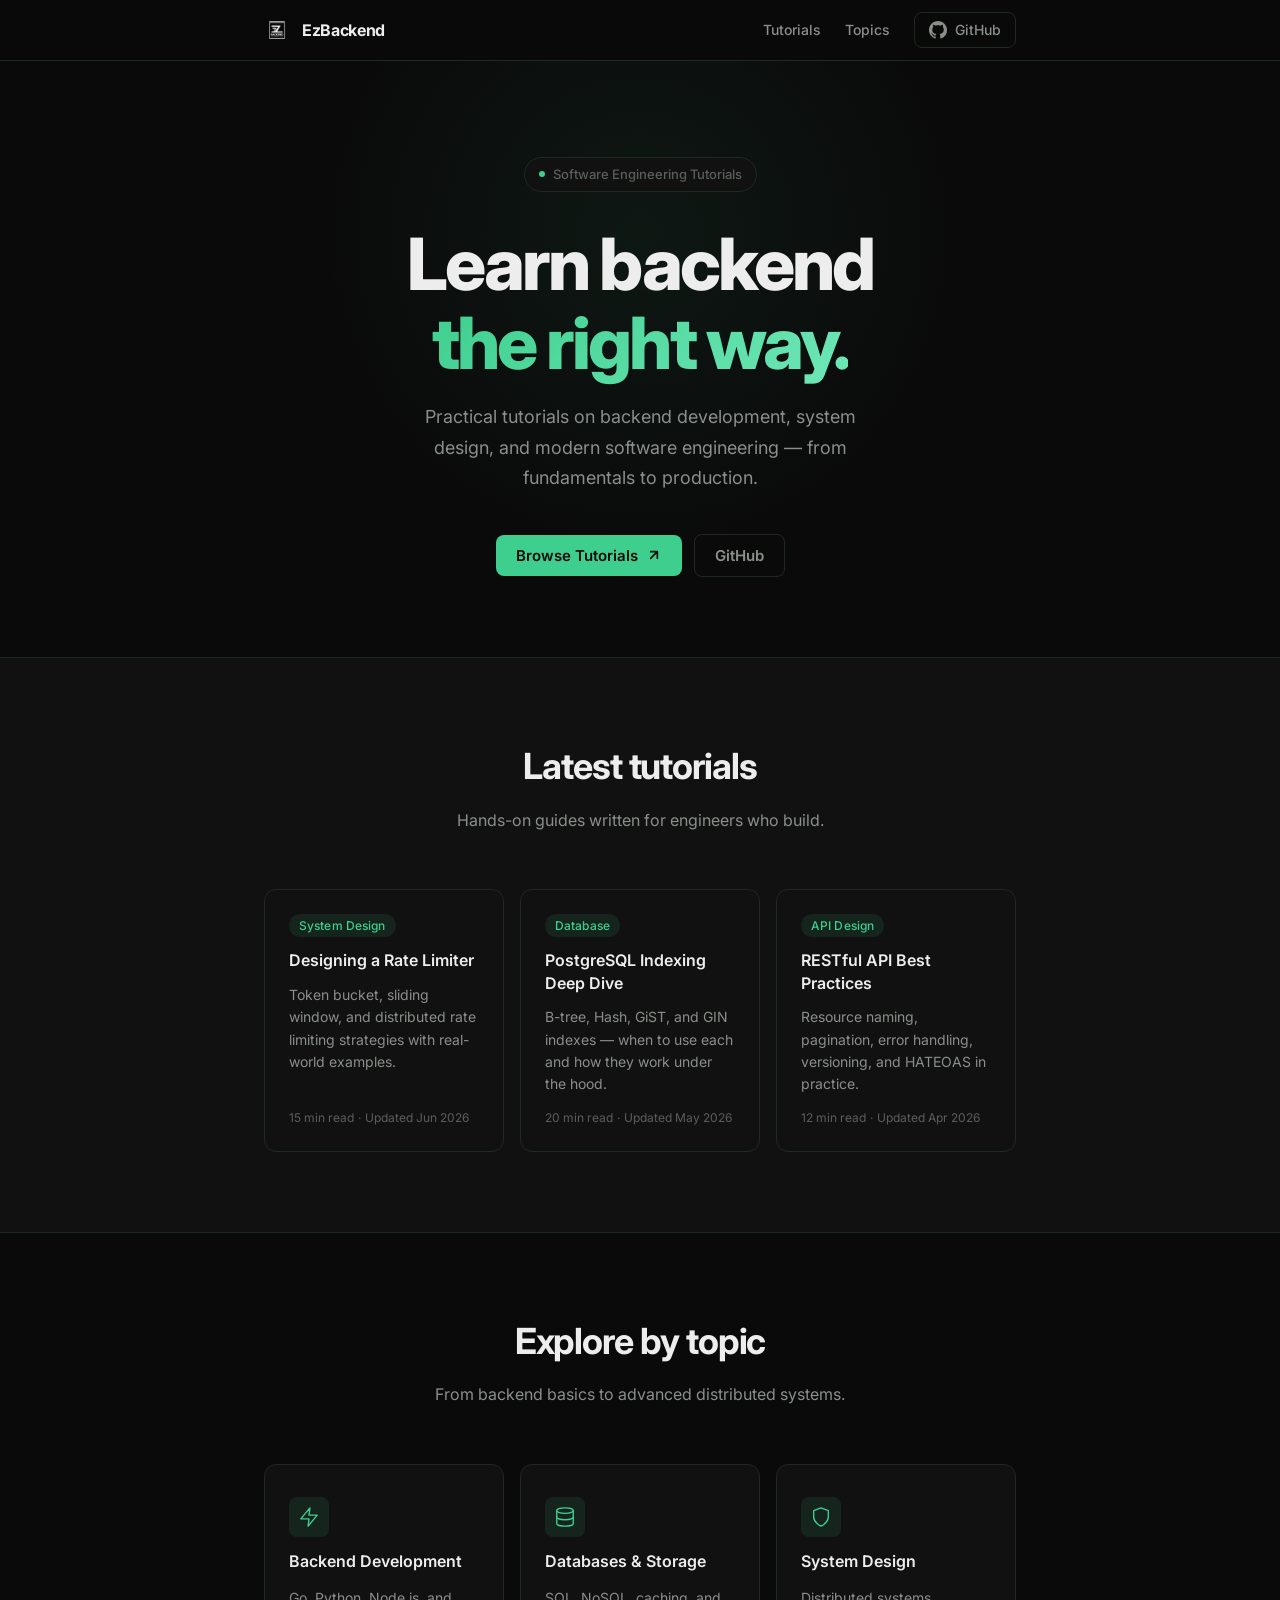
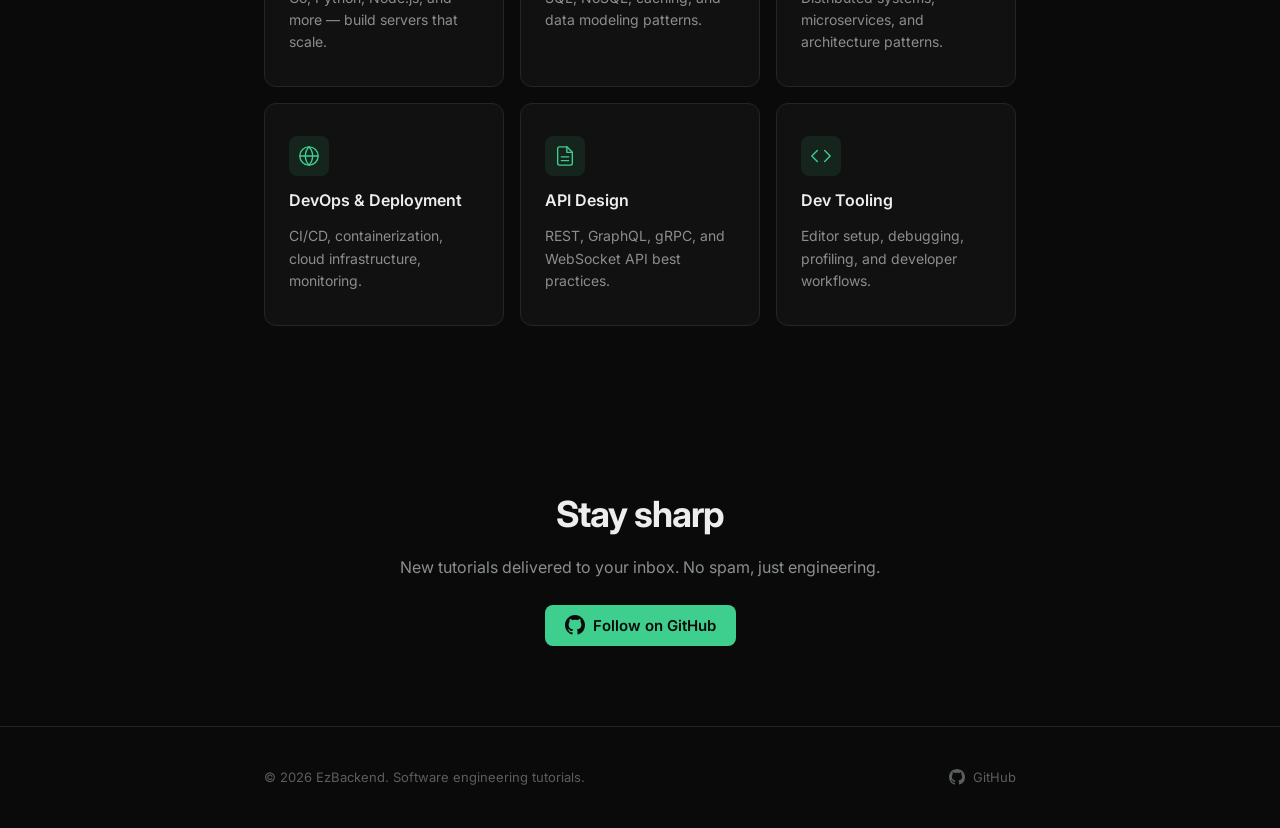
<file: docs/index.html>
<!DOCTYPE html>
<html lang="en">
<head>
    <meta charset="UTF-8">
    <meta name="viewport" content="width=device-width, initial-scale=1.0">
    <title>EzBackend — Software Engineering Tutorials</title>
    <link rel="preconnect" href="https://fonts.googleapis.com">
    <link rel="preconnect" href="https://fonts.gstatic.com" crossorigin>
    <link href="https://fonts.googleapis.com/css2?family=Inter:wght@400;500;600;700;800&family=JetBrains+Mono:wght@400;500&display=swap" rel="stylesheet">
    <link rel="stylesheet" href="style.css">
</head>
<body>

    <!-- Nav -->
    <nav class="nav" role="navigation" aria-label="Main navigation">
        <div class="container nav__inner">
            <a href="/" class="nav__logo" aria-label="EzBackend home">
                <img src="assets/logo.jpeg" alt="EzBackend" class="nav__logo-img">
                <span class="nav__logo-text">EzBackend</span>
            </a>
            <ul class="nav__links">
                <li><a href="#tutorials">Tutorials</a></li>
                <li><a href="#topics">Topics</a></li>
                <li>
                    <a href="https://github.com/ezbackend/ezbackend" target="_blank" rel="noopener" class="nav__gh">
                        <svg width="18" height="18" viewBox="0 0 24 24" fill="currentColor" aria-hidden="true"><path d="M12 0C5.37 0 0 5.37 0 12c0 5.31 3.435 9.795 8.205 11.385.6.105.825-.255.825-.57 0-.285-.015-1.23-.015-2.235-3.015.555-3.795-.735-4.035-1.41-.135-.345-.72-1.41-1.23-1.695-.42-.225-1.02-.78-.015-.795.945-.015 1.62.87 1.845 1.23 1.08 1.815 2.805 1.305 3.495.99.105-.78.42-1.305.765-1.605-2.67-.3-5.46-1.335-5.46-5.925 0-1.305.465-2.385 1.23-3.225-.12-.3-.54-1.53.12-3.18 0 0 1.005-.315 3.3 1.23.96-.27 1.98-.405 3-.405s2.04.135 3 .405c2.295-1.56 3.3-1.23 3.3-1.23.66 1.65.24 2.88.12 3.18.765.84 1.23 1.905 1.23 3.225 0 4.605-2.805 5.625-5.475 5.925.435.375.81 1.095.81 2.22 0 1.605-.015 2.895-.015 3.3 0 .315.225.69.825.57A12.02 12.02 0 0024 12c0-6.63-5.37-12-12-12z"/></svg>
                        <span>GitHub</span>
                    </a>
                </li>
            </ul>
        </div>
    </nav>

    <!-- Hero -->
    <header class="hero" role="banner">
        <div class="container hero__inner">
            <div class="hero__badge">
                <span class="hero__badge-dot"></span>
                Software Engineering Tutorials
            </div>
            <h1 class="hero__title">
                Learn backend<br>
                <span class="hero__accent">the right way.</span>
            </h1>
            <p class="hero__desc">
                Practical tutorials on backend development, system design, and
                modern software engineering — from fundamentals to production.
            </p>
            <div class="hero__actions">
                <a href="#tutorials" class="btn btn--primary">
                    Browse Tutorials
                    <svg width="16" height="16" viewBox="0 0 24 24" fill="none" stroke="currentColor" stroke-width="2.5" stroke-linecap="round" stroke-linejoin="round" aria-hidden="true"><path d="M7 17l9.2-9.2M17 17V7H7"/></svg>
                </a>
                <a href="https://github.com/ezbackend" target="_blank" rel="noopener" class="btn btn--ghost">GitHub</a>
            </div>
        </div>
    </header>

    <!-- Tutorials -->
    <section id="tutorials" class="section section--dark">
        <div class="container">
            <h2 class="section__title">Latest tutorials</h2>
            <p class="section__subtitle">Hands-on guides written for engineers who build.</p>
            <div class="tutorials-grid">
                <article class="tutorial-card">
                    <div class="tutorial-card__tag">System Design</div>
                    <h3 class="tutorial-card__title">Designing a Rate Limiter</h3>
                    <p class="tutorial-card__desc">Token bucket, sliding window, and distributed rate limiting strategies with real-world examples.</p>
                    <div class="tutorial-card__meta">
                        <span>15 min read</span>
                        <span class="tutorial-card__dot">·</span>
                        <span>Updated Jun 2026</span>
                    </div>
                </article>
                <article class="tutorial-card">
                    <div class="tutorial-card__tag">Database</div>
                    <h3 class="tutorial-card__title">PostgreSQL Indexing Deep Dive</h3>
                    <p class="tutorial-card__desc">B-tree, Hash, GiST, and GIN indexes — when to use each and how they work under the hood.</p>
                    <div class="tutorial-card__meta">
                        <span>20 min read</span>
                        <span class="tutorial-card__dot">·</span>
                        <span>Updated May 2026</span>
                    </div>
                </article>
                <article class="tutorial-card">
                    <div class="tutorial-card__tag">API Design</div>
                    <h3 class="tutorial-card__title">RESTful API Best Practices</h3>
                    <p class="tutorial-card__desc">Resource naming, pagination, error handling, versioning, and HATEOAS in practice.</p>
                    <div class="tutorial-card__meta">
                        <span>12 min read</span>
                        <span class="tutorial-card__dot">·</span>
                        <span>Updated Apr 2026</span>
                    </div>
                </article>
            </div>
        </div>
    </section>

    <!-- Topics -->
    <section id="topics" class="section">
        <div class="container">
            <h2 class="section__title">Explore by topic</h2>
            <p class="section__subtitle">From backend basics to advanced distributed systems.</p>
            <div class="topics-grid">
                <article class="topic-card">
                    <div class="topic-card__icon" aria-hidden="true">
                        <svg width="22" height="22" viewBox="0 0 24 24" fill="none" stroke="currentColor" stroke-width="1.5" stroke-linecap="round" stroke-linejoin="round"><polygon points="13 2 3 14 12 14 11 22 21 10 12 10 13 2"/></svg>
                    </div>
                    <h3 class="topic-card__title">Backend Development</h3>
                    <p class="topic-card__desc">Go, Python, Node.js, and more — build servers that scale.</p>
                </article>
                <article class="topic-card">
                    <div class="topic-card__icon" aria-hidden="true">
                        <svg width="22" height="22" viewBox="0 0 24 24" fill="none" stroke="currentColor" stroke-width="1.5" stroke-linecap="round" stroke-linejoin="round"><ellipse cx="12" cy="5" rx="9" ry="3"/><path d="M21 12c0 1.66-4 3-9 3s-9-1.34-9-3"/><path d="M3 5v14c0 1.66 4 3 9 3s9-1.34 9-3V5"/></svg>
                    </div>
                    <h3 class="topic-card__title">Databases & Storage</h3>
                    <p class="topic-card__desc">SQL, NoSQL, caching, and data modeling patterns.</p>
                </article>
                <article class="topic-card">
                    <div class="topic-card__icon" aria-hidden="true">
                        <svg width="22" height="22" viewBox="0 0 24 24" fill="none" stroke="currentColor" stroke-width="1.5" stroke-linecap="round" stroke-linejoin="round"><path d="M12 22s8-4 8-10V5l-8-3-8 3v7c0 6 8 10 8 10z"/></svg>
                    </div>
                    <h3 class="topic-card__title">System Design</h3>
                    <p class="topic-card__desc">Distributed systems, microservices, and architecture patterns.</p>
                </article>
                <article class="topic-card">
                    <div class="topic-card__icon" aria-hidden="true">
                        <svg width="22" height="22" viewBox="0 0 24 24" fill="none" stroke="currentColor" stroke-width="1.5" stroke-linecap="round" stroke-linejoin="round"><circle cx="12" cy="12" r="10"/><path d="M2 12h20"/><path d="M12 2a15.3 15.3 0 014 10 15.3 15.3 0 01-4 10 15.3 15.3 0 01-4-10 15.3 15.3 0 014-10z"/></svg>
                    </div>
                    <h3 class="topic-card__title">DevOps & Deployment</h3>
                    <p class="topic-card__desc">CI/CD, containerization, cloud infrastructure, monitoring.</p>
                </article>
                <article class="topic-card">
                    <div class="topic-card__icon" aria-hidden="true">
                        <svg width="22" height="22" viewBox="0 0 24 24" fill="none" stroke="currentColor" stroke-width="1.5" stroke-linecap="round" stroke-linejoin="round"><path d="M14 2H6a2 2 0 00-2 2v16a2 2 0 002 2h12a2 2 0 002-2V8z"/><polyline points="14 2 14 8 20 8"/><line x1="16" y1="13" x2="8" y2="13"/><line x1="16" y1="17" x2="8" y2="17"/></svg>
                    </div>
                    <h3 class="topic-card__title">API Design</h3>
                    <p class="topic-card__desc">REST, GraphQL, gRPC, and WebSocket API best practices.</p>
                </article>
                <article class="topic-card">
                    <div class="topic-card__icon" aria-hidden="true">
                        <svg width="22" height="22" viewBox="0 0 24 24" fill="none" stroke="currentColor" stroke-width="1.5" stroke-linecap="round" stroke-linejoin="round"><polyline points="16 18 22 12 16 6"/><polyline points="8 6 2 12 8 18"/></svg>
                    </div>
                    <h3 class="topic-card__title">Dev Tooling</h3>
                    <p class="topic-card__desc">Editor setup, debugging, profiling, and developer workflows.</p>
                </article>
            </div>
        </div>
    </section>

    <!-- Newsletter CTA -->
    <section class="section section--cta">
        <div class="container cta__inner">
            <h2 class="cta__title">Stay sharp</h2>
            <p class="cta__desc">New tutorials delivered to your inbox. No spam, just engineering.</p>
            <a href="https://github.com/ezbackend" target="_blank" rel="noopener" class="btn btn--primary">
                <svg width="20" height="20" viewBox="0 0 24 24" fill="currentColor" aria-hidden="true"><path d="M12 0C5.37 0 0 5.37 0 12c0 5.31 3.435 9.795 8.205 11.385.6.105.825-.255.825-.57 0-.285-.015-1.23-.015-2.235-3.015.555-3.795-.735-4.035-1.41-.135-.345-.72-1.41-1.23-1.695-.42-.225-1.02-.78-.015-.795.945-.015 1.62.87 1.845 1.23 1.08 1.815 2.805 1.305 3.495.99.105-.78.42-1.305.765-1.605-2.67-.3-5.46-1.335-5.46-5.925 0-1.305.465-2.385 1.23-3.225-.12-.3-.54-1.53.12-3.18 0 0 1.005-.315 3.3 1.23.96-.27 1.98-.405 3-.405s2.04.135 3 .405c2.295-1.56 3.3-1.23 3.3-1.23.66 1.65.24 2.88.12 3.18.765.84 1.23 1.905 1.23 3.225 0 4.605-2.805 5.625-5.475 5.925.435.375.81 1.095.81 2.22 0 1.605-.015 2.895-.015 3.3 0 .315.225.69.825.57A12.02 12.02 0 0024 12c0-6.63-5.37-12-12-12z"/></svg>
                Follow on GitHub
            </a>
        </div>
    </section>

    <!-- Footer -->
    <footer class="footer" role="contentinfo">
        <div class="container footer__inner">
            <p class="footer__copy">&copy; 2026 EzBackend. Software engineering tutorials.</p>
            <a href="https://github.com/ezbackend" target="_blank" rel="noopener" class="footer__link">
                <svg width="16" height="16" viewBox="0 0 24 24" fill="currentColor" aria-hidden="true"><path d="M12 0C5.37 0 0 5.37 0 12c0 5.31 3.435 9.795 8.205 11.385.6.105.825-.255.825-.57 0-.285-.015-1.23-.015-2.235-3.015.555-3.795-.735-4.035-1.41-.135-.345-.72-1.41-1.23-1.695-.42-.225-1.02-.78-.015-.795.945-.015 1.62.87 1.845 1.23 1.08 1.815 2.805 1.305 3.495.99.105-.78.42-1.305.765-1.605-2.67-.3-5.46-1.335-5.46-5.925 0-1.305.465-2.385 1.23-3.225-.12-.3-.54-1.53.12-3.18 0 0 1.005-.315 3.3 1.23.96-.27 1.98-.405 3-.405s2.04.135 3 .405c2.295-1.56 3.3-1.23 3.3-1.23.66 1.65.24 2.88.12 3.18.765.84 1.23 1.905 1.23 3.225 0 4.605-2.805 5.625-5.475 5.925.435.375.81 1.095.81 2.22 0 1.605-.015 2.895-.015 3.3 0 .315.225.69.825.57A12.02 12.02 0 0024 12c0-6.63-5.37-12-12-12z"/></svg>
                GitHub
            </a>
        </div>
    </footer>

    <script src="script.js"></script>
</body>
</html>
</file>
<file: docs/style.css>
/* =========================================================
   EzBackend — Supabase-inspired Dark Emerald Theme
   Font: Inter, JetBrains Mono, 4/8dp spacing
   ========================================================= */

/* --- Reset & Base --------------------------------------- */
*, *::before, *::after {
    margin: 0;
    padding: 0;
    box-sizing: border-box;
}

:root {
    --color-bg:            #0A0A0A;
    --color-surface:       #111111;
    --color-surface-hover: #1A1A1A;
    --color-border:        #1F2A1F;
    --color-border-light:  #2A3A2A;

    --color-accent:        #3ECF8E;
    --color-accent-hover:  #2FB87A;
    --color-accent-subtle: rgba(62, 207, 142, 0.1);

    --color-fg:            #EDEDED;
    --color-text-primary:  #E0E0E0;
    --color-text-secondary:#8A8F8A;
    --color-text-muted:    #5A5F5A;

    --color-code-bg:       #0D0D0D;
    --color-code-comment:  #4A6F5A;
    --color-code-prompt:   #3ECF8E;

    --font-sans: 'Inter', -apple-system, BlinkMacSystemFont, 'Segoe UI', Roboto, sans-serif;
    --font-mono: 'JetBrains Mono', 'SF Mono', 'Fira Code', 'Fira Mono', 'Roboto Mono', monospace;

    --space-1: 4px;
    --space-2: 8px;
    --space-3: 12px;
    --space-4: 16px;
    --space-5: 20px;
    --space-6: 24px;
    --space-8: 32px;
    --space-10: 40px;
    --space-12: 48px;
    --space-14: 56px;
    --space-16: 64px;
    --space-20: 80px;
    --space-24: 96px;

    --radius-sm: 4px;
    --radius-md: 8px;
    --radius-lg: 12px;
    --radius-xl: 16px;

    --transition-fast: 150ms ease;
    --transition-base: 250ms ease;
}

html {
    scroll-behavior: smooth;
}

body {
    font-family: var(--font-sans);
    font-size: 16px;
    line-height: 1.6;
    color: var(--color-text-primary);
    background-color: var(--color-bg);
    -webkit-font-smoothing: antialiased;
    -moz-osx-font-smoothing: grayscale;
}

::selection {
    background-color: var(--color-accent-subtle);
    color: var(--color-fg);
}

/* --- Container ------------------------------------------ */
.container {
    max-width: 800px;
    margin: 0 auto;
    padding: 0 var(--space-6);
}

/* --- Nav ------------------------------------------------ */
.nav {
    position: sticky;
    top: 0;
    z-index: 100;
    background-color: rgba(10, 10, 10, 0.85);
    backdrop-filter: blur(16px);
    -webkit-backdrop-filter: blur(16px);
    border-bottom: 1px solid var(--color-border);
}

.nav__inner {
    display: flex;
    align-items: center;
    justify-content: space-between;
    height: 60px;
}

.nav__logo {
    display: flex;
    align-items: center;
    gap: var(--space-3);
    text-decoration: none;
    color: var(--color-fg);
    font-weight: 700;
    font-size: 1rem;
    letter-spacing: -0.02em;
    line-height: 0;
}

.nav__logo:hover {
    opacity: 0.85;
}

.nav__logo-img {
    height: 26px;
    width: auto;
    display: block;
    border-radius: var(--radius-sm);
}

.nav__logo-text {
    display: none;
}

@media (min-width: 480px) {
    .nav__logo-text {
        display: inline;
    }
}

.nav__links {
    list-style: none;
    display: flex;
    align-items: center;
    gap: var(--space-6);
}

.nav__links a {
    text-decoration: none;
    color: var(--color-text-secondary);
    font-size: 0.875rem;
    font-weight: 500;
    transition: color var(--transition-fast);
}

.nav__links a:hover {
    color: var(--color-fg);
}

.nav__gh {
    display: flex;
    align-items: center;
    gap: var(--space-2);
    padding: 6px 14px;
    border: 1px solid var(--color-border);
    border-radius: var(--radius-md);
    transition: all var(--transition-fast);
    font-size: 0.8125rem;
}

.nav__gh:hover {
    border-color: var(--color-text-secondary);
    background-color: var(--color-surface);
}

/* --- Hero ----------------------------------------------- */
.hero {
    padding: var(--space-24) 0 var(--space-20);
    text-align: center;
    position: relative;
    overflow: hidden;
}

.hero::before {
    content: '';
    position: absolute;
    top: -30%;
    left: 50%;
    width: 700px;
    height: 700px;
    transform: translateX(-50%);
    background: radial-gradient(ellipse, rgba(62, 207, 142, 0.07) 0%, transparent 65%);
    pointer-events: none;
}

.hero__inner {
    position: relative;
}

.hero__badge {
    display: inline-flex;
    align-items: center;
    gap: var(--space-2);
    padding: 6px 14px;
    border: 1px solid var(--color-border);
    border-radius: 999px;
    font-size: 0.8125rem;
    font-weight: 500;
    color: var(--color-text-muted);
    margin-bottom: var(--space-8);
    background-color: var(--color-surface);
}

.hero__badge-dot {
    width: 6px;
    height: 6px;
    border-radius: 50%;
    background-color: var(--color-accent);
    animation: pulse-dot 2s ease-in-out infinite;
}

@keyframes pulse-dot {
    0%, 100% { opacity: 1; }
    50% { opacity: 0.4; }
}

.hero__title {
    font-size: clamp(2.75rem, 6vw, 4.5rem);
    font-weight: 800;
    line-height: 1.1;
    letter-spacing: -0.04em;
    color: var(--color-fg);
    margin-bottom: var(--space-5);
}

.hero__accent {
    background: linear-gradient(135deg, var(--color-accent), #6EE7B7);
    -webkit-background-clip: text;
    -webkit-text-fill-color: transparent;
    background-clip: text;
}

.hero__desc {
    font-size: 1.125rem;
    color: var(--color-text-secondary);
    max-width: 480px;
    margin: 0 auto var(--space-10);
    line-height: 1.7;
}

.hero__actions {
    display: flex;
    align-items: center;
    justify-content: center;
    gap: var(--space-3);
}

/* --- Buttons -------------------------------------------- */
.btn {
    display: inline-flex;
    align-items: center;
    gap: var(--space-2);
    padding: 0.625rem 1.25rem;
    border-radius: var(--radius-md);
    font-family: var(--font-sans);
    font-size: 0.9375rem;
    font-weight: 600;
    text-decoration: none;
    cursor: pointer;
    transition: all var(--transition-base);
    border: none;
    line-height: 1.4;
}

.btn--primary {
    background-color: var(--color-accent);
    color: #0A0A0A;
}

.btn--primary:hover {
    background-color: var(--color-accent-hover);
    transform: translateY(-1px);
}

.btn--primary:focus-visible {
    outline: 2px solid var(--color-accent);
    outline-offset: 2px;
}

.btn--ghost {
    background-color: transparent;
    color: var(--color-text-secondary);
    border: 1px solid var(--color-border);
}

.btn--ghost:hover {
    color: var(--color-fg);
    border-color: var(--color-text-secondary);
    background-color: var(--color-surface);
}

.btn--ghost:focus-visible {
    outline: 2px solid var(--color-text-secondary);
    outline-offset: 2px;
}

/* --- Sections ------------------------------------------ */
.section {
    padding: var(--space-20) 0;
}

.section--dark {
    background-color: var(--color-surface);
    border-top: 1px solid var(--color-border);
    border-bottom: 1px solid var(--color-border);
}

.section--cta {
    text-align: center;
    padding: var(--space-20) 0;
}

.section__title {
    font-size: clamp(1.75rem, 3vw, 2.25rem);
    font-weight: 700;
    letter-spacing: -0.03em;
    color: var(--color-fg);
    text-align: center;
    margin-bottom: var(--space-3);
}

.section__subtitle {
    font-size: 1rem;
    color: var(--color-text-secondary);
    text-align: center;
    max-width: 480px;
    margin: 0 auto var(--space-14);
}

/* --- Code Block ----------------------------------------- */
.code-block {
    position: relative;
    max-width: 580px;
    margin: 0 auto;
    background-color: var(--color-code-bg);
    border: 1px solid var(--color-border-light);
    border-radius: var(--radius-lg);
    padding: var(--space-6);
}

.code-block pre {
    overflow-x: auto;
    -webkit-overflow-scrolling: touch;
}

.code-block code {
    font-family: var(--font-mono);
    font-size: 0.8125rem;
    line-height: 2;
    color: var(--color-text-primary);
    white-space: pre;
}

.code-prompt {
    color: var(--color-code-prompt);
    font-weight: 500;
    margin-right: var(--space-2);
}

.code-comment {
    color: var(--color-code-comment);
    font-style: italic;
}

.code-block__copy {
    position: absolute;
    top: var(--space-3);
    right: var(--space-3);
    display: flex;
    align-items: center;
    justify-content: center;
    width: 32px;
    height: 32px;
    background: transparent;
    border: 1px solid transparent;
    color: var(--color-text-muted);
    cursor: pointer;
    border-radius: var(--radius-sm);
    transition: all var(--transition-fast);
}

.code-block__copy:hover {
    background-color: var(--color-surface);
    border-color: var(--color-border-light);
    color: var(--color-fg);
}

.code-block__copy:focus-visible {
    outline: 2px solid var(--color-accent);
    outline-offset: 2px;
}

/* --- Tutorials Grid ------------------------------------- */
.tutorials-grid {
    display: grid;
    grid-template-columns: repeat(3, 1fr);
    gap: var(--space-4);
}

.tutorial-card {
    display: flex;
    flex-direction: column;
    gap: var(--space-3);
    padding: var(--space-6);
    border: 1px solid var(--color-border);
    border-radius: var(--radius-lg);
    text-align: left;
    transition: all var(--transition-base);
    background-color: transparent;
}

.tutorial-card:hover {
    border-color: var(--color-border-light);
    background-color: var(--color-surface-hover);
    transform: translateY(-2px);
}

.tutorial-card__tag {
    display: inline-flex;
    align-self: flex-start;
    padding: 2px 10px;
    border-radius: 999px;
    font-size: 0.75rem;
    font-weight: 500;
    color: var(--color-accent);
    background-color: var(--color-accent-subtle);
    letter-spacing: 0.01em;
}

.tutorial-card__title {
    font-size: 1rem;
    font-weight: 600;
    color: var(--color-fg);
    line-height: 1.4;
}

.tutorial-card__desc {
    font-size: 0.875rem;
    color: var(--color-text-secondary);
    line-height: 1.6;
}

.tutorial-card__meta {
    display: flex;
    align-items: center;
    gap: var(--space-1);
    font-size: 0.75rem;
    color: var(--color-text-muted);
    margin-top: auto;
}

.tutorial-card__dot {
    color: var(--color-text-muted);
}

/* --- Topics Grid ---------------------------------------- */
.topics-grid {
    display: grid;
    grid-template-columns: repeat(3, 1fr);
    gap: var(--space-4);
}

.topic-card {
    display: flex;
    flex-direction: column;
    gap: var(--space-3);
    padding: var(--space-8) var(--space-6);
    border: 1px solid var(--color-border);
    border-radius: var(--radius-lg);
    text-align: left;
    transition: all var(--transition-base);
    background-color: var(--color-surface);
}

.topic-card:hover {
    border-color: var(--color-border-light);
    background-color: var(--color-surface-hover);
    transform: translateY(-2px);
}

.topic-card__icon {
    display: inline-flex;
    align-items: center;
    justify-content: center;
    width: 40px;
    height: 40px;
    border-radius: var(--radius-md);
    background-color: var(--color-accent-subtle);
    color: var(--color-accent);
    flex-shrink: 0;
}

.topic-card__title {
    font-size: 1rem;
    font-weight: 600;
    color: var(--color-fg);
}

.topic-card__desc {
    font-size: 0.875rem;
    color: var(--color-text-secondary);
    line-height: 1.6;
}

/* --- CTA ------------------------------------------------ */
.cta__inner {
    display: flex;
    flex-direction: column;
    align-items: center;
}

.cta__title {
    font-size: clamp(1.75rem, 3vw, 2.25rem);
    font-weight: 700;
    letter-spacing: -0.03em;
    color: var(--color-fg);
    margin-bottom: var(--space-3);
}

.cta__desc {
    font-size: 1rem;
    color: var(--color-text-secondary);
    margin-bottom: var(--space-6);
}

/* --- Footer --------------------------------------------- */
.footer {
    padding: var(--space-10) 0;
    border-top: 1px solid var(--color-border);
}

.footer__inner {
    display: flex;
    align-items: center;
    justify-content: space-between;
}

.footer__copy {
    font-size: 0.8125rem;
    color: var(--color-text-muted);
}

.footer__link {
    display: flex;
    align-items: center;
    gap: var(--space-2);
    font-size: 0.8125rem;
    color: var(--color-text-muted);
    text-decoration: none;
    transition: color var(--transition-fast);
}

.footer__link:hover {
    color: var(--color-text-secondary);
}

/* --- Responsive ----------------------------------------- */
@media (max-width: 768px) {
    .container {
        padding: 0 var(--space-5);
    }

    .hero {
        padding: var(--space-16) 0 var(--space-14);
    }

    .hero__actions {
        flex-direction: column;
    }

    .hero__desc {
        font-size: 1rem;
    }

    .tutorials-grid,
    .topics-grid,
    .features-grid {
        grid-template-columns: 1fr;
        gap: var(--space-3);
    }

    .section {
        padding: var(--space-14) 0;
    }

    .section__subtitle {
        margin-bottom: var(--space-10);
    }

    .footer__inner {
        flex-direction: column;
        gap: var(--space-3);
        text-align: center;
    }
}

@media (max-width: 480px) {
    .nav__links li:not(:last-child) {
        display: none;
    }

    .nav__inner {
        height: 52px;
    }

    .code-block {
        padding: var(--space-4);
    }

    .code-block code {
        font-size: 0.75rem;
        line-height: 1.8;
    }
}
</file>
